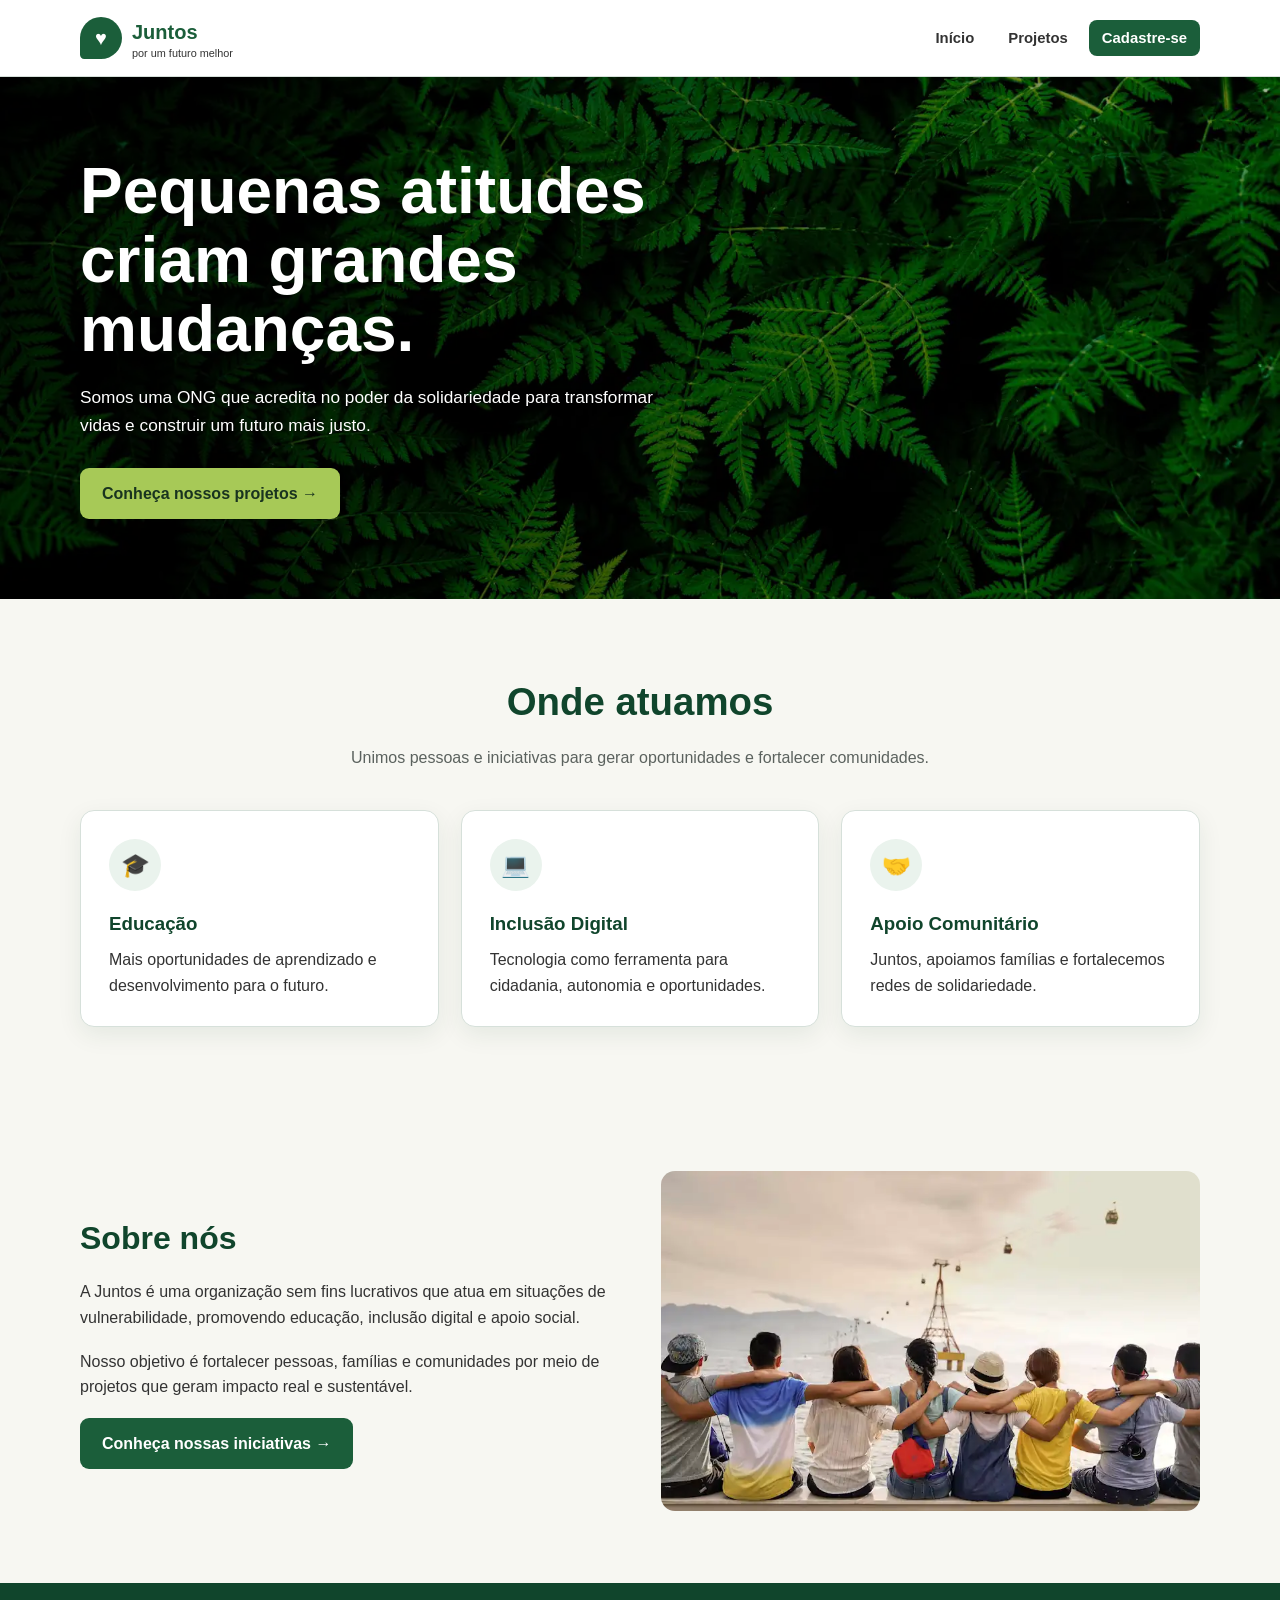
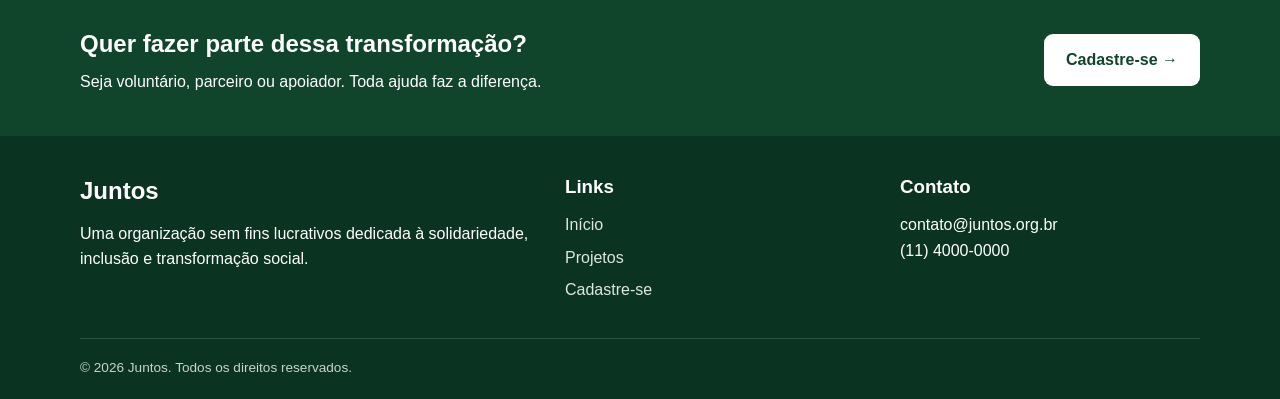
<file: index.html>
﻿<!doctype html>
<html lang="pt-BR">
  <head>
    <meta charset="UTF-8">
    <meta name="viewport" content="width=device-width, initial-scale=1.0">
    <meta
      name="description"
      content="Juntos - organização sem fins lucrativos dedicada à solidariedade e transformação social.">
    <title>Juntos | Por um futuro melhor</title>
    <link rel="stylesheet" href="css/style.css">
  </head>
  <body>
    <a class="skip-link" href="#conteudo">Pular para o conteúdo</a>
    <header class="site-header">
      <div class="container navbar">
        <a class="logo" href="index.html" aria-label="Juntos - página inicial"
          ><span class="logo-mark" aria-hidden="true">♥</span
          ><span>Juntos<small>por um futuro melhor</small></span></a
        >
        <nav aria-label="Navegação principal">
          <ul class="nav-list">
            <li><a href="index.html">Início</a></li>
            <li><a href="projetos.html">Projetos</a></li>
            <li><a class="nav-cta" href="cadastro.html">Cadastre-se</a></li>
          </ul>
        </nav>
      </div>
    </header>
    <main id="conteudo">
      <section class="hero" aria-labelledby="titulo">
        <div class="hero-content">
          <h1 id="titulo">Pequenas atitudes criam grandes mudanças.</h1>
          <p>
            Somos uma ONG que acredita no poder da solidariedade para
            transformar vidas e construir um futuro mais justo.
          </p>
          <a class="button" href="projetos.html">Conheça nossos projetos →</a>
        </div>
      </section>
      <section class="section" aria-labelledby="areas">
        <div class="container">
          <h2 class="section-title" id="areas">Onde atuamos</h2>
          <p class="section-lead">
            Unimos pessoas e iniciativas para gerar oportunidades e fortalecer
            comunidades.
          </p>
          <div class="cards">
            <article class="card">
              <div class="card-icon" aria-hidden="true">🎓</div>
              <h3>Educação</h3>
              <p>
                Mais oportunidades de aprendizado e desenvolvimento para o
                futuro.
              </p>
            </article>
            <article class="card">
              <div class="card-icon" aria-hidden="true">💻</div>
              <h3>Inclusão Digital</h3>
              <p>
                Tecnologia como ferramenta para cidadania, autonomia e
                oportunidades.
              </p>
            </article>
            <article class="card">
              <div class="card-icon" aria-hidden="true">🤝</div>
              <h3>Apoio Comunitário</h3>
              <p>
                Juntos, apoiamos famílias e fortalecemos redes de solidariedade.
              </p>
            </article>
          </div>
        </div>
      </section>
      <section class="section" aria-labelledby="sobre">
        <div class="container about">
          <div>
            <h2 id="sobre">Sobre nós</h2>
            <p>
              A Juntos é uma organização sem fins lucrativos que atua em
              situações de vulnerabilidade, promovendo educação, inclusão
              digital e apoio social.
            </p>
            <p>
              Nosso objetivo é fortalecer pessoas, famílias e comunidades por
              meio de projetos que geram impacto real e sustentável.
            </p>
            <a class="button" href="projetos.html"
              >Conheça nossas iniciativas →</a
            >
          </div>
          <picture>
            <source srcset="imagens/sobre.webp" type="image/webp">
            <img
              src="imagens/sobre.jpg"
              alt="Grupo de pessoas reunidas ao ar livre">
          </picture>
        </div>
      </section>
      <section class="highlight" aria-labelledby="engajamento">
        <div class="container highlight-inner">
          <div>
            <h2 id="engajamento">Quer fazer parte dessa transformação?</h2>
            <p>
              Seja voluntário, parceiro ou apoiador. Toda ajuda faz a diferença.
            </p>
          </div>
          <a class="button" href="cadastro.html">Cadastre-se →</a>
        </div>
      </section>
    </main>
    <footer class="site-footer">
      <div class="container">
        <div class="footer-grid">
          <section>
            <h2>Juntos</h2>
            <p>
              Uma organização sem fins lucrativos dedicada à solidariedade,
              inclusão e transformação social.
            </p>
          </section>
          <section>
            <h3>Links</h3>
            <ul class="footer-links">
              <li><a href="index.html">Início</a></li>
              <li><a href="projetos.html">Projetos</a></li>
              <li><a href="cadastro.html">Cadastre-se</a></li>
            </ul>
          </section>
          <section>
            <h3>Contato</h3>
            <p>contato@juntos.org.br</p>
            <p>(11) 4000-0000</p>
          </section>
        </div>
        <p class="copyright">© 2026 Juntos. Todos os direitos reservados.</p>
      </div>
    </footer>
  </body>
</html>
</file>
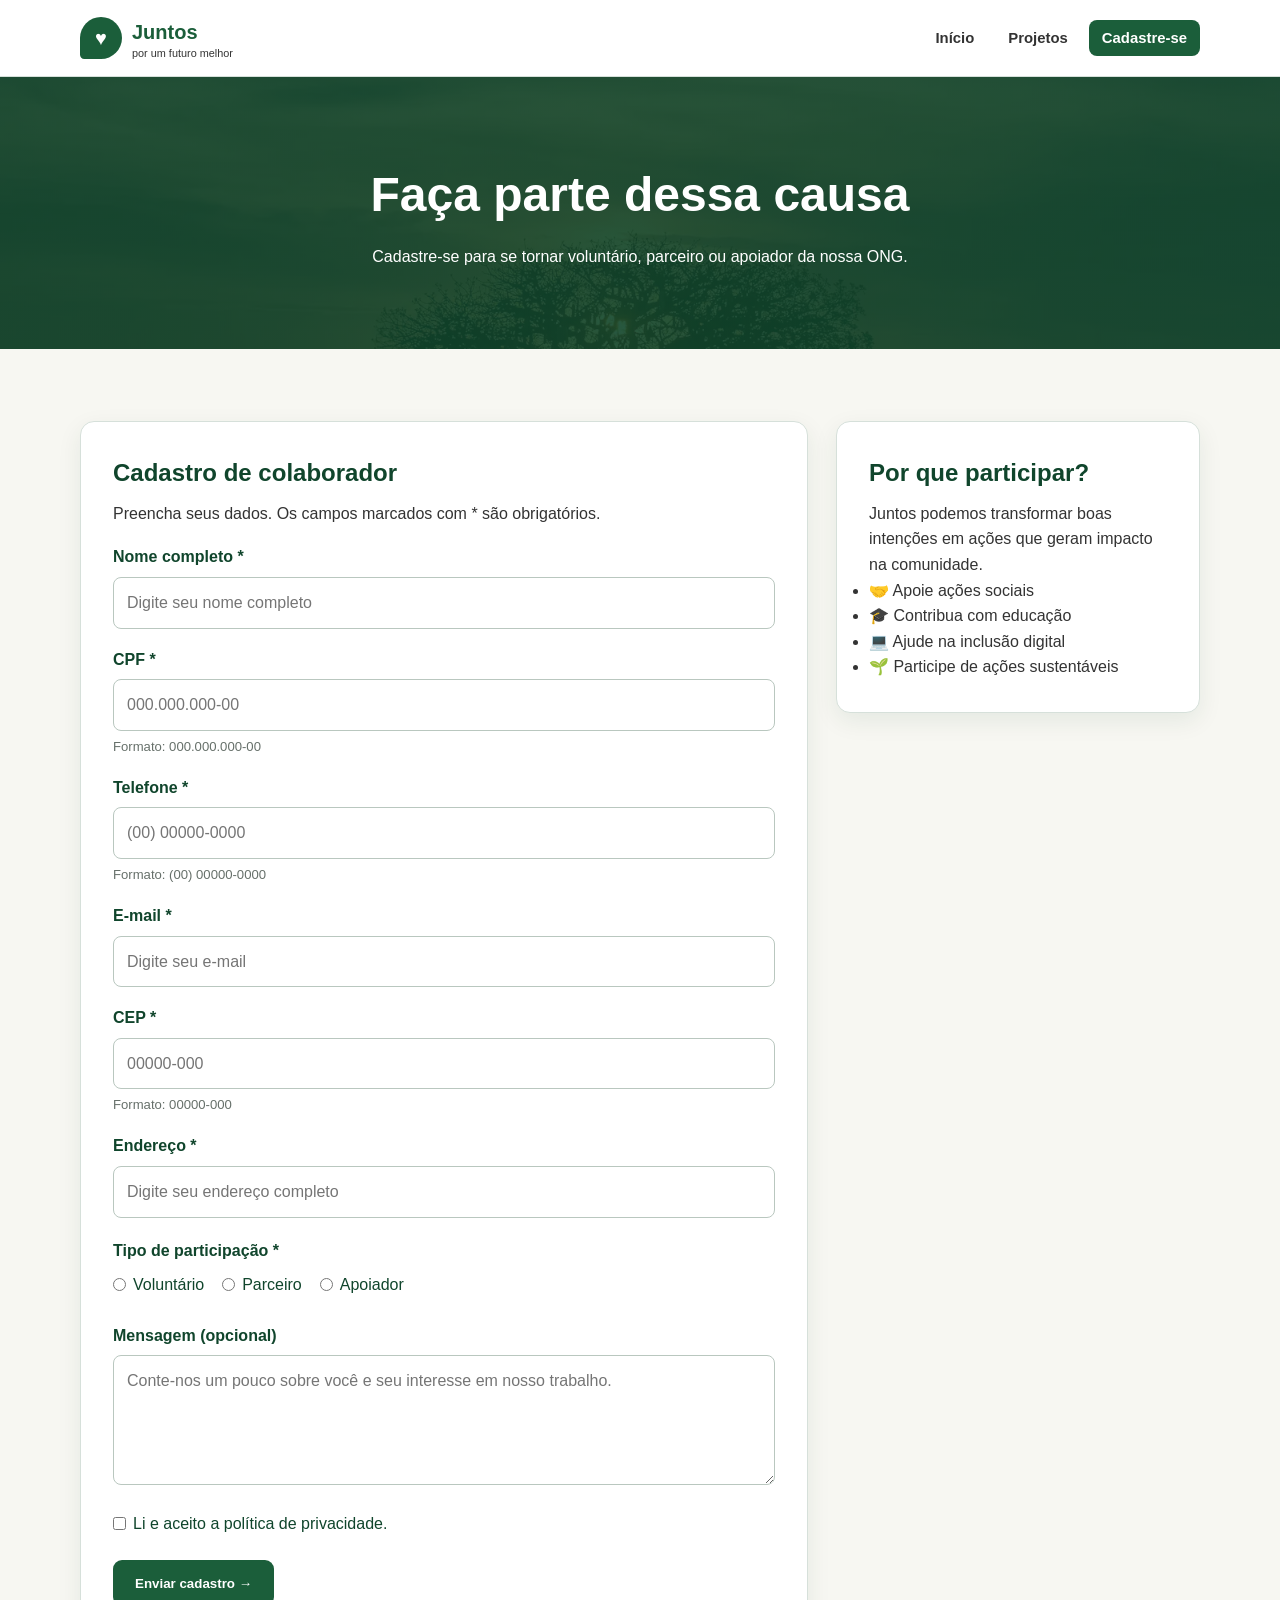
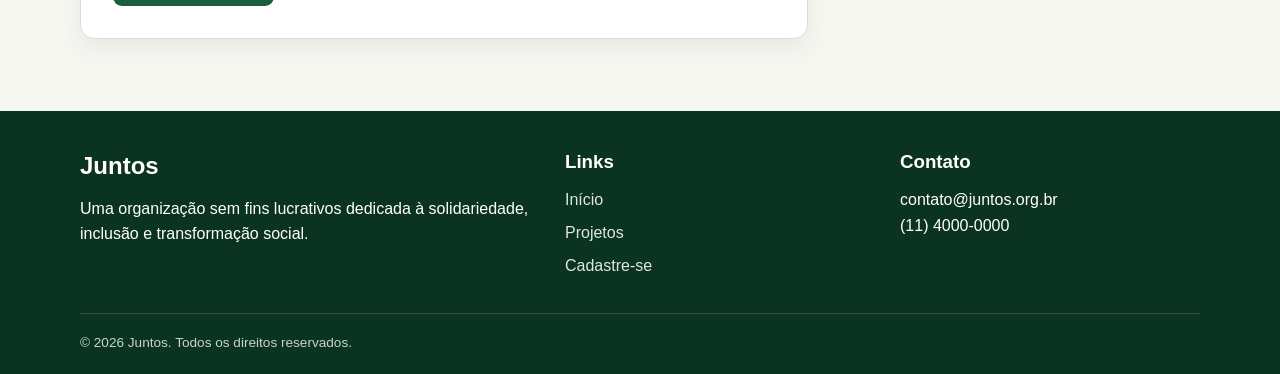
<file: cadastro.html>
<!doctype html>
<html lang="pt-BR">
  <head>
    <meta charset="UTF-8">
    <meta name="viewport" content="width=device-width, initial-scale=1.0">
    <meta
      name="description"
      content="Cadastre-se para participar das ações da ONG Juntos.">
    <title>Cadastre-se | Juntos</title>
    <link rel="stylesheet" href="css/style.css">
  </head>
  <body>
    <a class="skip-link" href="#conteudo">Pular para o conteúdo</a>
    <header class="site-header">
      <div class="container navbar">
        <a class="logo" href="index.html" aria-label="Juntos - página inicial"
          ><span class="logo-mark" aria-hidden="true">♥</span
          ><span>Juntos<small>por um futuro melhor</small></span></a
        >
        <nav aria-label="Navegação principal">
          <ul class="nav-list">
            <li><a href="index.html">Início</a></li>
            <li><a href="projetos.html">Projetos</a></li>
            <li><a class="nav-cta" href="cadastro.html">Cadastre-se</a></li>
          </ul>
        </nav>
      </div>
    </header>
    <main id="conteudo">
      <header class="page-header">
        <div class="container">
          <h1>Faça parte dessa causa</h1>
          <p>
            Cadastre-se para se tornar voluntário, parceiro ou apoiador da nossa
            ONG.
          </p>
        </div>
      </header>
      <section class="section">
        <div class="container form-layout">
          <div class="form-card">
            <h2>Cadastro de colaborador</h2>
            <p>
              Preencha seus dados. Os campos marcados com * são obrigatórios.
            </p>
            <form id="cadastroForm" action="#" method="post">
              <div class="form-group">
                <label for="nome">Nome completo *</label
                ><input
                  id="nome"
                  name="nome"
                  type="text"
                  placeholder="Digite seu nome completo"
                  required
                  minlength="5"
                  autocomplete="name"
                />
              </div>
              <div class="form-group">
                <label for="cpf">CPF *</label
                ><input
                  id="cpf"
                  name="cpf"
                  type="text"
                  inputmode="numeric"
                  placeholder="000.000.000-00"
                  required
                  maxlength="14"
                  pattern="\d{3}\.\d{3}\.\d{3}-\d{2}"
                  title="Digite o CPF no formato 000.000.000-00"
                /><small class="help-text">Formato: 000.000.000-00</small>
              </div>
              <div class="form-group">
                <label for="telefone">Telefone *</label
                ><input
                  id="telefone"
                  name="telefone"
                  type="tel"
                  inputmode="numeric"
                  placeholder="(00) 00000-0000"
                  required
                  maxlength="15"
                  pattern="\(\d{2}\)\s\d{5}-\d{4}"
                  autocomplete="tel"
                  title="Digite o telefone no formato (00) 00000-0000"
                /><small class="help-text">Formato: (00) 00000-0000</small>
              </div>
              <div class="form-group">
                <label for="email">E-mail *</label
                ><input
                  id="email"
                  name="email"
                  type="email"
                  placeholder="Digite seu e-mail"
                  required
                  autocomplete="email"
                />
              </div>
              <div class="form-group">
                <label for="cep">CEP *</label
                ><input
                  id="cep"
                  name="cep"
                  type="text"
                  inputmode="numeric"
                  placeholder="00000-000"
                  required
                  maxlength="9"
                  pattern="\d{5}-\d{3}"
                  autocomplete="postal-code"
                  title="Digite o CEP no formato 00000-000"
                /><small class="help-text">Formato: 00000-000</small>
              </div>
              <div class="form-group">
                <label for="endereco">Endereço *</label
                ><input
                  id="endereco"
                  name="endereco"
                  type="text"
                  placeholder="Digite seu endereço completo"
                  required
                  autocomplete="street-address"
                />
              </div>
              <fieldset>
                <legend>Tipo de participação *</legend>
                <div class="radio-group">
                  <label class="radio-option"
                    ><input
                      type="radio"
                      name="participacao"
                      value="voluntario"
                      required
                    />Voluntário</label
                  ><label class="radio-option"
                    ><input
                      type="radio"
                      name="participacao"
                      value="parceiro"
                    />Parceiro</label
                  ><label class="radio-option"
                    ><input
                      type="radio"
                      name="participacao"
                      value="apoiador"
                    />Apoiador</label
                  >
                </div>
              </fieldset>
              <div class="form-group">
                <label for="mensagem">Mensagem (opcional)</label
                ><textarea
                  id="mensagem"
                  name="mensagem"
                  placeholder="Conte-nos um pouco sobre você e seu interesse em nosso trabalho."
                ></textarea>
              </div>
              <div class="form-group">
                <label class="check-option"
                  ><input type="checkbox" name="privacidade" required />Li e
                  aceito a política de privacidade.</label
                >
              </div>
              <div class="form-actions">
                <button class="button" type="submit">Enviar cadastro →</button>
              </div>
            </form>
          </div>
          <aside class="info-card" aria-labelledby="porque">
            <h2 id="porque">Por que participar?</h2>
            <p>
              Juntos podemos transformar boas intenções em ações que geram
              impacto na comunidade.
            </p>
            <ul class="info-list">
              <li>🤝 Apoie ações sociais</li>
              <li>🎓 Contribua com educação</li>
              <li>💻 Ajude na inclusão digital</li>
              <li>🌱 Participe de ações sustentáveis</li>
            </ul>
          </aside>
        </div>
      </section>
    </main>
    <footer class="site-footer">
      <div class="container">
        <div class="footer-grid">
          <section>
            <h2>Juntos</h2>
            <p>
              Uma organização sem fins lucrativos dedicada à solidariedade,
              inclusão e transformação social.
            </p>
          </section>
          <section>
            <h3>Links</h3>
            <ul class="footer-links">
              <li><a href="index.html">Início</a></li>
              <li><a href="projetos.html">Projetos</a></li>
              <li><a href="cadastro.html">Cadastre-se</a></li>
            </ul>
          </section>
          <section>
            <h3>Contato</h3>
            <p>contato@juntos.org.br</p>
            <p>(11) 4000-0000</p>
          </section>
        </div>
        <p class="copyright">© 2026 Juntos. Todos os direitos reservados.</p>
      </div>
    </footer>
    <script src="js/script.js"></script>
  </body>
</html>
</file>
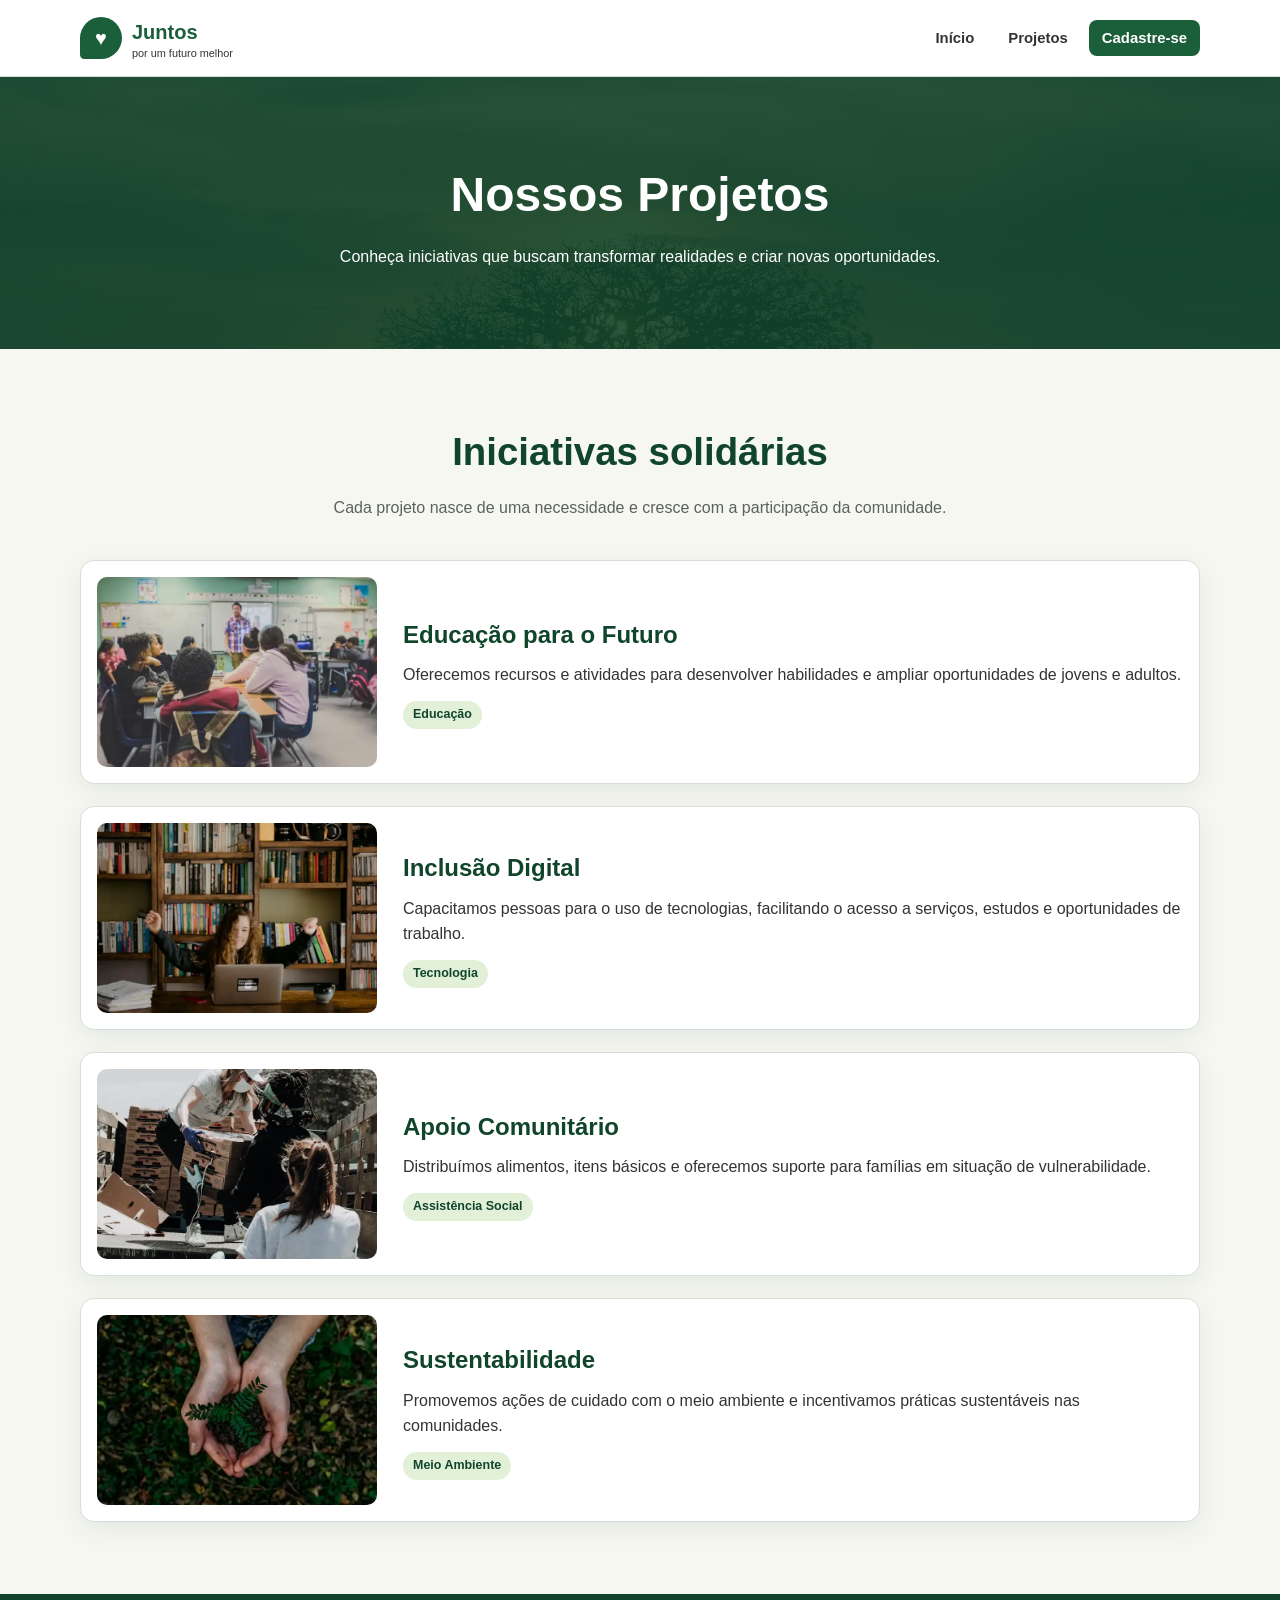
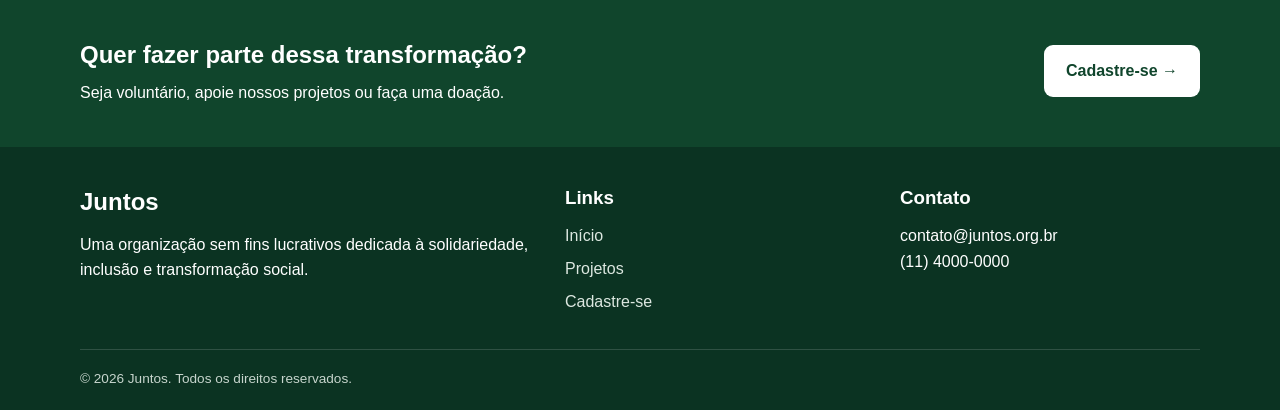
<file: projetos.html>
﻿  <!doctype html>
  <html lang="pt-BR">
    <head>
      <meta charset="UTF-8">
      <meta name="viewport" content="width=device-width, initial-scale=1.0">
      <meta
        name="description"
        content="Conheça os projetos e iniciativas solidárias da ONG Juntos.">
      <title>Projetos | Juntos</title>
      <link rel="stylesheet" href="css/style.css">
    </head>
    <body>
      <a class="skip-link" href="#conteudo">Pular para o conteúdo</a>
      <header class="site-header">
        <div class="container navbar">
          <a class="logo" href="index.html" aria-label="Juntos - página inicial"
            ><span class="logo-mark" aria-hidden="true">♥</span
            ><span>Juntos<small>por um futuro melhor</small></span></a
          >
          <nav aria-label="Navegação principal">
            <ul class="nav-list">
              <li><a href="index.html">Início</a></li>
              <li><a href="projetos.html">Projetos</a></li>
              <li><a class="nav-cta" href="cadastro.html">Cadastre-se</a></li>
            </ul>
          </nav>
        </div>
      </header>
      <main id="conteudo">
        <header class="page-header">
          <div class="container">
            <h1>Nossos Projetos</h1>
            <p>
              Conheça iniciativas que buscam transformar realidades e criar novas
              oportunidades.
            </p>
          </div>
        </header>
        <section class="section" aria-labelledby="lista">
          <div class="container">
            <h2 class="section-title" id="lista">Iniciativas solidárias</h2>
            <p class="section-lead">
              Cada projeto nasce de uma necessidade e cresce com a participação da
              comunidade.
            </p>
            <div class="project-list">
              <article class="project">
                <picture>
                  <source srcset="imagens/educacao.webp" type="image/webp">
                  <img
                    src="imagens/educacao.jpg"
                    alt="Estudantes participando de uma atividade educacional"
                  >
                </picture>
                <div>
                  <h2>Educação para o Futuro</h2>
                  <p>
                    Oferecemos recursos e atividades para desenvolver habilidades
                    e ampliar oportunidades de jovens e adultos.
                  </p>
                  <span class="tag">Educação</span>
                </div>
              </article>
              <article class="project">
                <picture>
                  <source srcset="imagens/inclusao.webp" type="image/webp">
                  <img
                    src="imagens/inclusao.jpg"
                    alt="Pessoa utilizando um computador para estudar"
                  >
                </picture>
                <div>
                  <h2>Inclusão Digital</h2>
                  <p>
                    Capacitamos pessoas para o uso de tecnologias, facilitando o
                    acesso a serviços, estudos e oportunidades de trabalho.
                  </p>
                  <span class="tag">Tecnologia</span>
                </div>
              </article>
              <article class="project">
                <picture>
                  <source srcset="imagens/comunidade.webp" type="image/webp">
                  <img
                    src="imagens/comunidade.jpg"
                    alt="Voluntários realizando ação de apoio comunitário"
                  >
                </picture>
                <div>
                  <h2>Apoio Comunitário</h2>
                  <p>
                    Distribuímos alimentos, itens básicos e oferecemos suporte
                    para famílias em situação de vulnerabilidade.
                  </p>
                  <span class="tag">Assistência Social</span>
                </div>
              </article>
              <article class="project">
                <picture>
                  <source
                    srcset="imagens/sustentabilidade.webp"
                    type="image/webp"
                  >
                  <img
                    src="imagens/sustentabilidade.jpg"
                    alt="Pessoa plantando uma muda em ação ambiental">
                </picture>
                <div>
                  <h2>Sustentabilidade</h2>
                  <p>
                    Promovemos ações de cuidado com o meio ambiente e incentivamos
                    práticas sustentáveis nas comunidades.
                  </p>
                  <span class="tag">Meio Ambiente</span>
                </div>
              </article>
            </div>
          </div>
        </section>
        <section class="highlight">
          <div class="container highlight-inner">
            <div>
              <h2>Quer fazer parte dessa transformação?</h2>
              <p>Seja voluntário, apoie nossos projetos ou faça uma doação.</p>
            </div>
            <a class="button" href="cadastro.html">Cadastre-se →</a>
          </div>
        </section>
      </main>
      <footer class="site-footer">
        <div class="container">
          <div class="footer-grid">
            <section>
              <h2>Juntos</h2>
              <p>
                Uma organização sem fins lucrativos dedicada à solidariedade,
                inclusão e transformação social.
              </p>
            </section>
            <section>
              <h3>Links</h3>
              <ul class="footer-links">
                <li><a href="index.html">Início</a></li>
                <li><a href="projetos.html">Projetos</a></li>
                <li><a href="cadastro.html">Cadastre-se</a></li>
              </ul>
            </section>
            <section>
              <h3>Contato</h3>
              <p>contato@juntos.org.br</p>
              <p>(11) 4000-0000</p>
            </section>
          </div>
          <p class="copyright">© 2026 Juntos. Todos os direitos reservados.</p>
        </div>
      </footer>
    </body>
  </html>
</file>
<file: css/style.css>
﻿:root {
  --verde: #1b5e3a;
  --verde-escuro: #10452c;
  --verde-claro: #a7c957;
  --bege: #f7f7f2;
  --branco: #fff;
  --cinza: #333;
  --borda: #d6e0da;
  --sombra: 0 8px 24px rgba(16, 69, 44, 0.08);
  --raio: 14px;
  --largura: 1120px;
}

* {
  box-sizing: border-box;
  margin: 0;
  padding: 0;
}

html {
  scroll-behavior: smooth;
}

body {
  font-family: Arial, Helvetica, sans-serif;
  color: var(--cinza);
  background: var(--bege);
  line-height: 1.6;
}

img {
  display: block;
  width: 100%;
  max-width: 100%;
}

a {
  color: inherit;
}

.container {
  width: min(92%, var(--largura));
  margin: auto;
}

.skip-link {
  position: absolute;
  left: -9999px;
  top: 10px;
  z-index: 1000;
  background: var(--verde-escuro);
  color: #fff;
  padding: 10px 16px;
  border-radius: 6px;
}

.skip-link:focus {
  left: 10px;
}

.site-header {
  background: #fff;
  border-bottom: 1px solid var(--borda);
  position: sticky;
  top: 0;
  z-index: 50;
}

.navbar {
  min-height: 76px;
  display: flex;
  align-items: center;
  justify-content: space-between;
  gap: 24px;
}

.logo {
  display: inline-flex;
  align-items: center;
  gap: 10px;
  text-decoration: none;
  color: var(--verde);
  font-weight: 800;
  font-size: 1.25rem;
}

.logo-mark {
  width: 42px;
  height: 42px;
  display: grid;
  place-items: center;
  border-radius: 50% 50% 50% 10%;
  background: var(--verde);
  color: #fff;
}

.logo small {
  display: block;
  color: var(--cinza);
  font-size: 0.68rem;
  font-weight: 500;
  line-height: 1.1;
}

.nav-list {
  list-style: none;
  display: flex;
  align-items: center;
  gap: 8px;
}

.nav-list a {
  text-decoration: none;
  padding: 10px 13px;
  border-radius: 8px;
  font-size: 0.93rem;
  font-weight: 600;
}

.nav-list a:hover,
.nav-list a:focus-visible {
  background: #eaf3ed;
  color: var(--verde);
}

.nav-list .nav-cta {
  background: var(--verde);
  color: #fff;
}

.hero {
  min-height: 470px;
  display: grid;
  place-items: center;

  background-image:
    linear-gradient(
      90deg,
      rgba(0, 0, 0, 0.68),
      rgba(0, 0, 0, 0.28)
    ),
    image-set(
      url("../imagens/hero.webp") type("image/webp"),
      url("../imagens/hero.jpg") type("image/jpeg")
    );

  background-position: center;
  background-size: cover;
  color: #fff;
}

.hero-content {
  width: min(92%, var(--largura));
  padding: 80px 0;
}

.hero h1 {
  max-width: 620px;
  font-size: clamp(2.2rem, 5vw, 4rem);
  line-height: 1.08;
  margin-bottom: 20px;
}

.hero p {
  max-width: 590px;
  font-size: 1.08rem;
  margin-bottom: 28px;
}

.button {
  display: inline-flex;
  align-items: center;
  justify-content: center;
  gap: 8px;
  min-height: 46px;
  padding: 11px 20px;
  border: 2px solid transparent;
  border-radius: 9px;
  background: var(--verde);
  color: #fff;
  text-decoration: none;
  font-weight: 700;
  cursor: pointer;
}

.button:hover,
.button:focus-visible {
  background: var(--verde-escuro);
}

.hero .button {
  background: var(--verde-claro);
  color: #19331f;
}

.section {
  padding: 72px 0;
}

.section-title {
  text-align: center;
  color: var(--verde-escuro);
  font-size: clamp(1.8rem, 3vw, 2.4rem);
  margin-bottom: 12px;
}

.section-lead {
  max-width: 680px;
  margin: 0 auto 40px;
  text-align: center;
  color: #5b625e;
}

.cards {
  display: grid;
  grid-template-columns: repeat(3, 1fr);
  gap: 22px;
}

.card {
  background: #fff;
  border: 1px solid var(--borda);
  border-radius: var(--raio);
  padding: 28px;
  box-shadow: var(--sombra);
}

.card-icon {
  width: 52px;
  height: 52px;
  display: grid;
  place-items: center;
  border-radius: 50%;
  background: #eaf3ed;
  color: var(--verde);
  font-size: 1.45rem;
  margin-bottom: 18px;
}

.card h3 {
  color: var(--verde-escuro);
  margin-bottom: 8px;
}

.about {
  display: grid;
  grid-template-columns: 1fr 1fr;
  gap: 42px;
  align-items: center;
}

.about img {
  height: 340px;
  object-fit: cover;
  border-radius: var(--raio);
}

.about h2 {
  color: var(--verde-escuro);
  font-size: 2rem;
  margin-bottom: 15px;
}

.about p {
  margin-bottom: 18px;
}

.highlight {
  background: var(--verde-escuro);
  color: #fff;
  padding: 42px 0;
}

.highlight-inner {
  display: flex;
  align-items: center;
  justify-content: space-between;
  gap: 25px;
}

.highlight h2 {
  margin-bottom: 5px;
}

.highlight .button {
  background: #fff;
  color: var(--verde-escuro);
}

.page-header {
  background-image:
    linear-gradient(
      rgba(16, 69, 44, 0.9),
      rgba(16, 69, 44, 0.9)
    ),
    image-set(
      url("../imagens/page-header.webp") type("image/webp"),
      url("../imagens/page-header.jpg") type("image/jpeg")
    );

  background-position: center;
  background-size: cover;

  color: #fff;
  padding: 80px 0;
  text-align: center;
}

.page-header h1 {
  font-size: clamp(2rem, 4vw, 3rem);
  margin-bottom: 10px;
}

.page-header p {
  max-width: 650px;
  margin: auto;
}

.project-list {
  display: grid;
  gap: 22px;
}

.project {
  display: grid;
  grid-template-columns: 280px 1fr;
  gap: 26px;
  align-items: center;
  background: #fff;
  border: 1px solid var(--borda);
  border-radius: var(--raio);
  padding: 16px;
  box-shadow: var(--sombra);
}

.project img {
  height: 190px;
  object-fit: cover;
  border-radius: 10px;
}

.project h2 {
  color: var(--verde-escuro);
  margin-bottom: 8px;
}

.tag {
  display: inline-block;
  margin-top: 13px;
  padding: 4px 10px;
  border-radius: 20px;
  background: #e2f0d8;
  color: var(--verde-escuro);
  font-size: 0.78rem;
  font-weight: 700;
}

.form-layout {
  display: grid;
  grid-template-columns: minmax(0, 2fr) minmax(260px, 1fr);
  gap: 28px;
  align-items: start;
}

.form-card,
.info-card {
  background: #fff;
  border: 1px solid var(--borda);
  border-radius: var(--raio);
  padding: 32px;
  box-shadow: var(--sombra);
}

.form-card h2,
.info-card h2 {
  color: var(--verde-escuro);
  margin-bottom: 8px;
}

.form-group {
  margin-top: 18px;
}

label {
  display: block;
  margin-bottom: 7px;
  font-weight: 700;
  color: var(--verde-escuro);
}

input,
select,
textarea {
  width: 100%;
  padding: 12px 13px;
  border: 1px solid #b9c7bf;
  border-radius: 8px;
  background: #fff;
  color: var(--cinza);
  font: inherit;
}

textarea {
  min-height: 130px;
  resize: vertical;
}

input:focus,
select:focus,
textarea:focus {
  outline: 3px solid rgba(167, 201, 87, 0.45);
  border-color: var(--verde);
}

input:invalid:not(:placeholder-shown) {
  border-color: #b53b3b;
}

fieldset {
  border: 0;
  margin-top: 20px;
}

legend {
  color: var(--verde-escuro);
  font-weight: 700;
  margin-bottom: 9px;
}

.radio-group {
  display: flex;
  flex-wrap: wrap;
  gap: 18px;
}

.radio-option,
.check-option {
  display: flex;
  align-items: center;
  gap: 7px;
  font-weight: 500;
}

.radio-option input,
.check-option input {
  width: auto;
}

.help-text {
  display: block;
  margin-top: 5px;
  color: #66706a;
  font-size: 0.82rem;
}

.form-actions {
  margin-top: 24px;
}

.site-footer {
  background: #0b3322;
  color: #fff;
  padding: 36px 0 20px;
}

.footer-grid {
  display: grid;
  grid-template-columns: 1.5fr 1fr 1fr;
  gap: 35px;
}

.site-footer h2,
.site-footer h3 {
  margin-bottom: 10px;
}

.footer-links {
  list-style: none;
}

.footer-links li {
  margin: 7px 0;
  color: #dde8e1;
}

.site-footer a {
  text-decoration: none;
}

.copyright {
  border-top: 1px solid rgba(255, 255, 255, 0.15);
  margin-top: 28px;
  padding-top: 18px;
  font-size: 0.85rem;
  color: #c7d5cd;
}

@media (max-width: 820px) {
  .navbar {
    flex-direction: column;
    padding: 15px 0;
  }

  .nav-list {
    flex-wrap: wrap;
    justify-content: center;
  }

  .cards,
  .about,
  .form-layout,
  .footer-grid {
    grid-template-columns: 1fr;
  }

  .project {
    grid-template-columns: 1fr;
  }

  .project img {
    height: 230px;
  }

  .highlight-inner {
    flex-direction: column;
    text-align: center;
  }
}

@media (max-width: 520px) {
  .nav-list a {
    padding: 8px;
    font-size: 0.85rem;
  }

  .hero {
    min-height: 540px;
  }

  .hero-content {
    padding: 60px 0;
  }

  .section {
    padding: 52px 0;
  }

  .form-card,
  .info-card {
    padding: 22px;
  }
}
</file>
